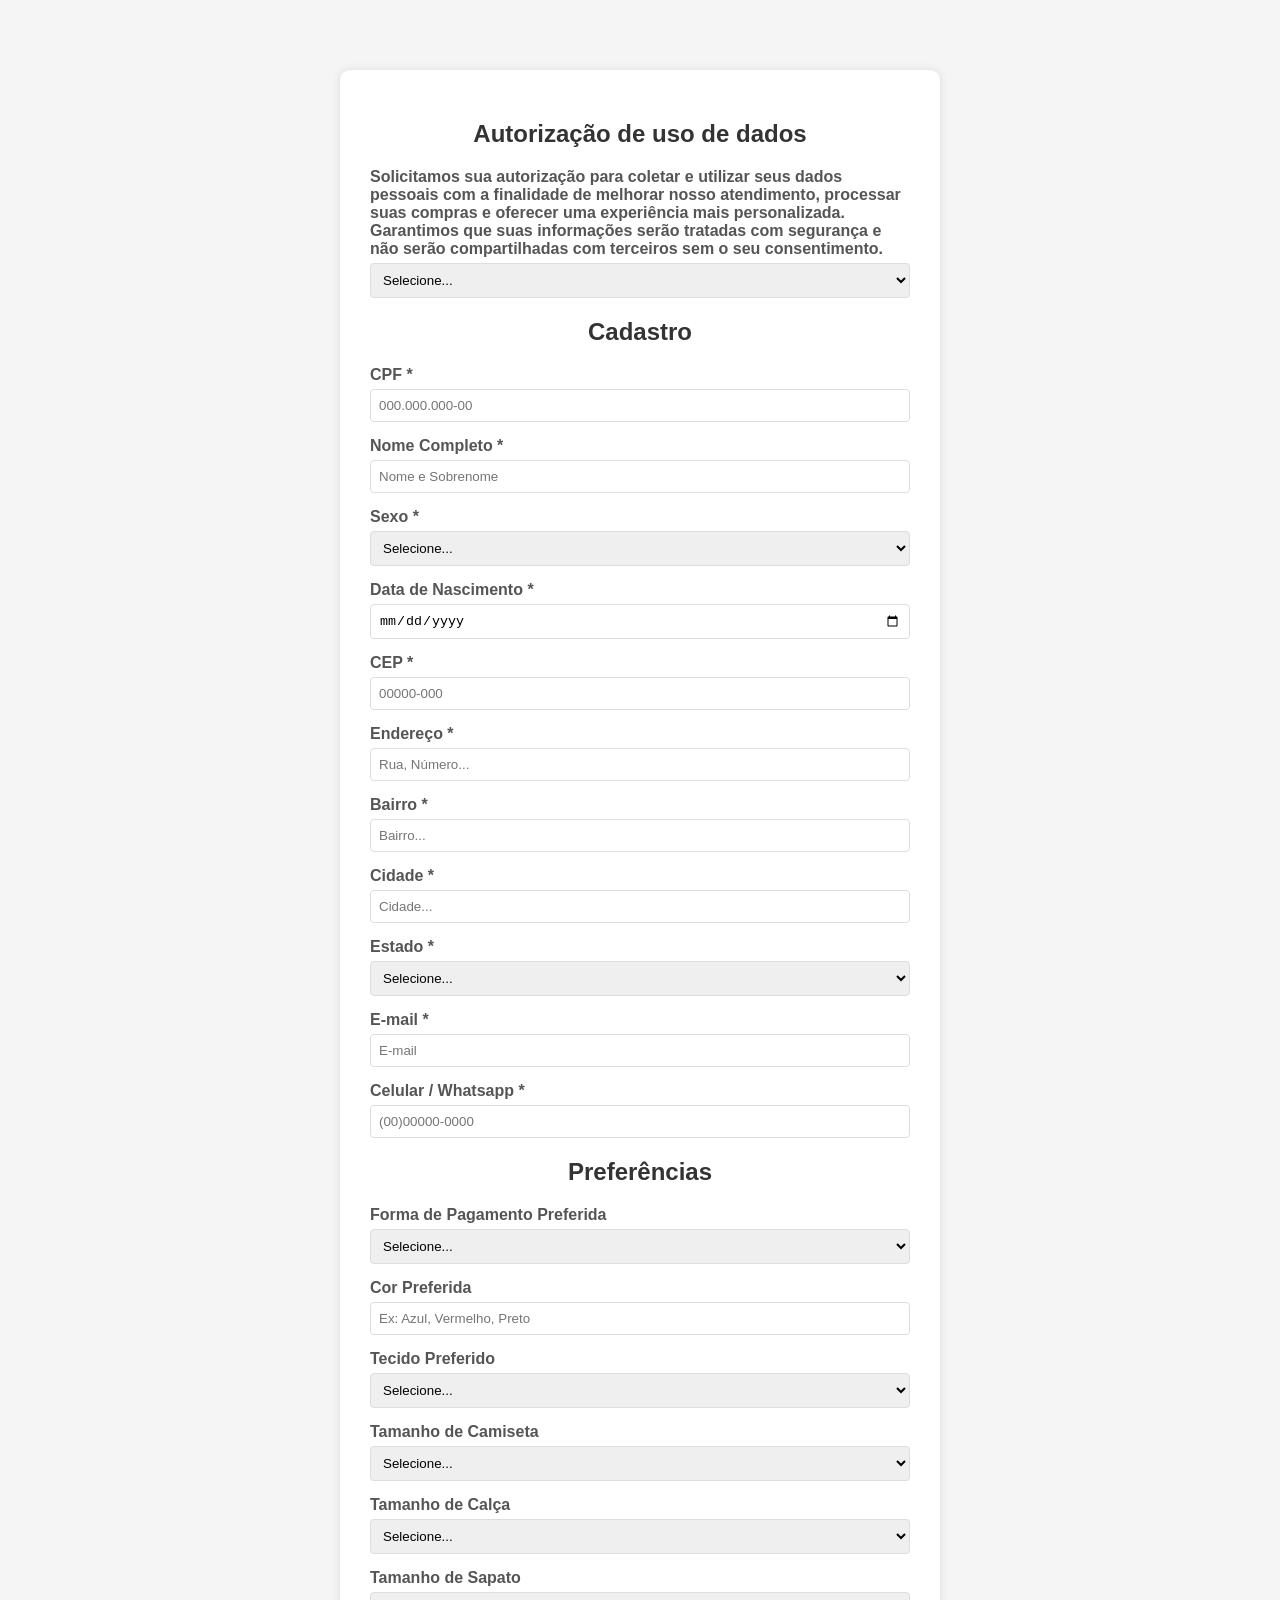
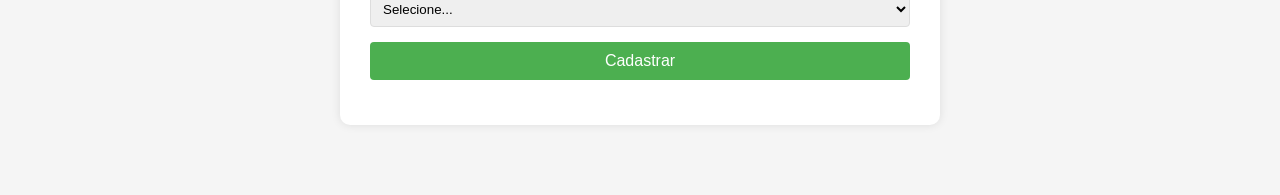
<file: backup/formulario_clientes.html>
<!DOCTYPE html>
<html lang="pt-BR"> 
<head>
    <meta charset="UTF-8">
    <meta name="viewport" content="width=device-width, initial-scale=1.0">
    <title>Inserir Dados - Preferências</title>
    <style>
        body{
            font-family: Arial, sans-serif;
            max-width: 600px;
            margin: 50px auto;
            padding: 20px;
            background-color: #f5f5f5;
        }
        .container{
            background-color: white;
            padding: 30px;
            border-radius: 10px;
            box-shadow: 0 0 10px rgba(0,0,0,0.1);
            
        }
        h2{
            color: #333;
            text-align: center;
        }
        .form-group{
            margin-bottom: 15px;
        }
        label{
            display: block;
            margin-bottom: 5px;
            font-weight: bold;
            color: #555;
        }
        input, select{
            width: 100%;
            padding: 8px;
            border: 1px solid #ddd;
            border-radius: 4px;
            box-sizing: border-box;
        }
        button {
            background-color: #4CAF50;
            color: white;
            padding: 10px 20px;
            border: none;
            border-radius: 4px;
            cursor: pointer;
            width: 100%;
            font-size: 16px;

        }
        button:hover {
            background-color: #45a049;
        }
        .mensagem {
            padding: 10px;
            margin-bottom: 20px;
            border-radius: 4px;
            display: none;
        }
        .sucesso {
            background-color: #d4edda;
            color: #155724;
            border: 1px solid #c3e6cb;
        }
        .erro {
            background-color: #f8d7da;
            color: #721c24;
            border: 1px solid #f5c6cb;
        }
    </style>
</head>
<body>
    <div class="container">
        <h2>Autorização de uso de dados</h2>
        
        <div class="form-group">
            <div style="text-align: left;" display: inline-block; margin-top: 10px;>

            <label>Solicitamos sua autorização para coletar e utilizar seus dados pessoais com a finalidade de melhorar nosso atendimento, processar suas compras e oferecer uma experiência mais personalizada. 
                Garantimos que suas informações serão tratadas com segurança e não serão compartilhadas com terceiros sem o seu consentimento.</label>

            <select name="autorização">
                    <option value="">Selecione...</option>
                    <option value="Sim">Sim, eu autorizo o uso dos meus dados.</option>
                    <option value="Não">Não, eu não autorizo.</option>
                </select>
            </div>
        
        
        
        <h2>Cadastro</h2>
        
        <div id="mensagem" class="mensagem"></div>
        
        <form id="formInserir" method="POST" action="processar_inserir.php">
            <div class="form-group">
                <label>CPF *</label>
                <input type="text" name="cpf" id="cpf" required placeholder="000.000.000-00" maxlength="14">
            </div>
            
            <div class="form-group">
                <label>Nome Completo *</label>
                <input type="text" name="nome_completo" id="nome_completo" required placeholder="Nome e Sobrenome">
            </div>

            <div class="form-group">
                <label>Sexo *</label>
                <select name="sexo" required>
                    <option value="">Selecione...</option>
                    <option value="Masculino">Masculino</option>
                    <option value="Feminino">Feminino</option>
                </select>
            </div>
            
            
            <div class="form-group">
                <label>Data de Nascimento *</label>
                <input type="date" name="data_de_nascimento" required>
            </div>

            <div class="form-group">
                <label>CEP *</label>
                <input type="text" name="cep" id="cep" maxlength="11" required placeholder="00000-000">
            </div>

            <div class="form-group">
                <label>Endereço *</label>
                <input type="text" name="endereco" placeholder="Rua, Número..." required>
            </div>

            <div class="form-group">
                <label>Bairro *</label>
                <input type="text" name="bairro" placeholder="Bairro..." required>
            </div>

            <div class="form-group">
                <label>Cidade *</label>
                <input type="text" name="cidade" placeholder="Cidade..." required>
            </div>

            <div class="form-group">
                <label>Estado *</label>
                <select name="estado" required>
                    <option value="">Selecione...</option>
                    <option value="Acre">Acre</option>
                    <option value="Alagoas">Alagoas</option>
                    <option value="Amapá">Amapá</option>
                    <option value="Amazonas">Amazonas</option>
                    <option value="Bahia">Bahia</option>
                    <option value="Ceará">Ceará</option>
                    <option value="Espírito Santo">Espírito Santo</option>
                    <option value="Goiás">Goiás</option>
                    <option value="Maranhão">Maranhão</option>
                    <option value="Mato Grosso">Mato Grosso</option>
                    <option value="Mato Grosso do Sul">Mato Grosso do Sul</option>
                    <option value="Minas Gerais">Minas Gerais</option>
                    <option value="Pará">Pará</option>
                    <option value="Paraíba">Paraíba</option>
                    <option value="Paraná">Paraná</option>
                    <option value="Pernanbuco">Pernanbuco</option>
                    <option value="Piauí">Piauí</option>
                    <option value="Rio de Janeiro">Rio de Janeiro</option>
                    <option value="Rio Grande do Norte">Rio Grande do Norte</option>
                    <option value="Rio Grande do Sul">Rio Grande do Sul</option>
                    <option value="Rondônia">Rondônia</option>
                    <option value="Roraima">Roraima</option>
                    <option value="Santa Catarina">Santa Catarina</option>
                    <option value="São Paulo">São Paulo</option>
                    <option value="Sergipe">Sergipe</option>
                    <option value="Tocantins">Tocantins</option>
                </select>
            </div>

            <div class="form-group">
                <label>E-mail *</label>
                <input type="email" placeholder="E-mail" required>
            </div>

            <div class="form-group">
                <label>Celular / Whatsapp *</label>
                <input type="text" name="celular" id="celular" maxlength="11" required placeholder="(00)00000-0000" >
            </div>


            <h2>Preferências</h2>
            
            
            
            <div class="form-group">
                <label>Forma de Pagamento Preferida</label>
                <select name="forma_pagamento">
                    <option value="">Selecione...</option>
                    <option value="Cartão de Crédito">Cartão de Crédito</option>
                    <option value="Cartão de Débito">Cartão de Débito</option>
                    <option value="PIX">PIX</option>
                    <option value="Boleto">Boleto</option>
                    <option value="Dinheiro">Dinheiro</option>
                </select>
            </div>
            
            <div class="form-group">
                <label>Cor Preferida</label>
                <input type="text" name="cor_preferida" placeholder="Ex: Azul, Vermelho, Preto">
            </div>
            
            <div class="form-group">
                <label>Tecido Preferido</label>
                <select name="tecido_preferido">
                    <option value="">Selecione...</option>
                    <option value="Algodão">Algodão</option>
                    <option value="Poliéster">Poliéster</option>
                    <option value="Linho">Linho</option>
                    <option value="Seda">Seda</option>
                    <option value="Viscose">Viscose</option>
                </select>
            </div>
            
            <div class="form-group">
                <label>Tamanho de Camiseta</label>
                <select name="tamanho_camiseta">
                    <option value="">Selecione...</option>
                    <option value="PP">PP</option>
                    <option value="P">P</option>
                    <option value="M">M</option>
                    <option value="G">G</option>
                    <option value="GG">GG</option>
                    <option value="XG">XG</option>
                </select>
            </div>
            
            <div class="form-group">
                <label>Tamanho de Calça</label>
                <select name="tamanho_calca">
                    <option value="">Selecione...</option>
                    <option value="34">34</option>
                    <option value="36">36</option>
                    <option value="38">38</option>
                    <option value="40">40</option>
                    <option value="42">42</option>
                    <option value="44">44</option>
                    <option value="46">46</option>
                    <option value="48">48</option>
                </select>
            </div>
            
            <div class="form-group">
                <label>Tamanho de Sapato</label>
                <select name="tamanho_sapato">
                    <option value="">Selecione...</option>
                    <option value="33">33</option>
                    <option value="34">34</option>
                    <option value="35">35</option>
                    <option value="36">36</option>
                    <option value="37">37</option>
                    <option value="38">38</option>
                    <option value="39">39</option>
                    <option value="40">41</option>
                    <option value="42">42</option>
                    <option value="43">43</option>
                    <option value="44">44</option>
                    <option value="45">45</option>
                </select>
            </div>
            
            <button type="submit">Cadastrar</button>
        </form>
    </div>

    <script>
        // Máscara para CPF
        document.getElementById('cpf').addEventListener('input', function(e) {
            let value = e.target.value.replace(/\D/g, '');
            if (value.length <= 11) {
                value = value.replace(/(\d{3})(\d)/, '$1.$2');
                value = value.replace(/(\d{3})(\d)/, '$1.$2');
                value = value.replace(/(\d{3})(\d{1,2})/, '$1-$2');
                e.target.value = value;
            }
        });
    </script>
</body>

</html>
</file>
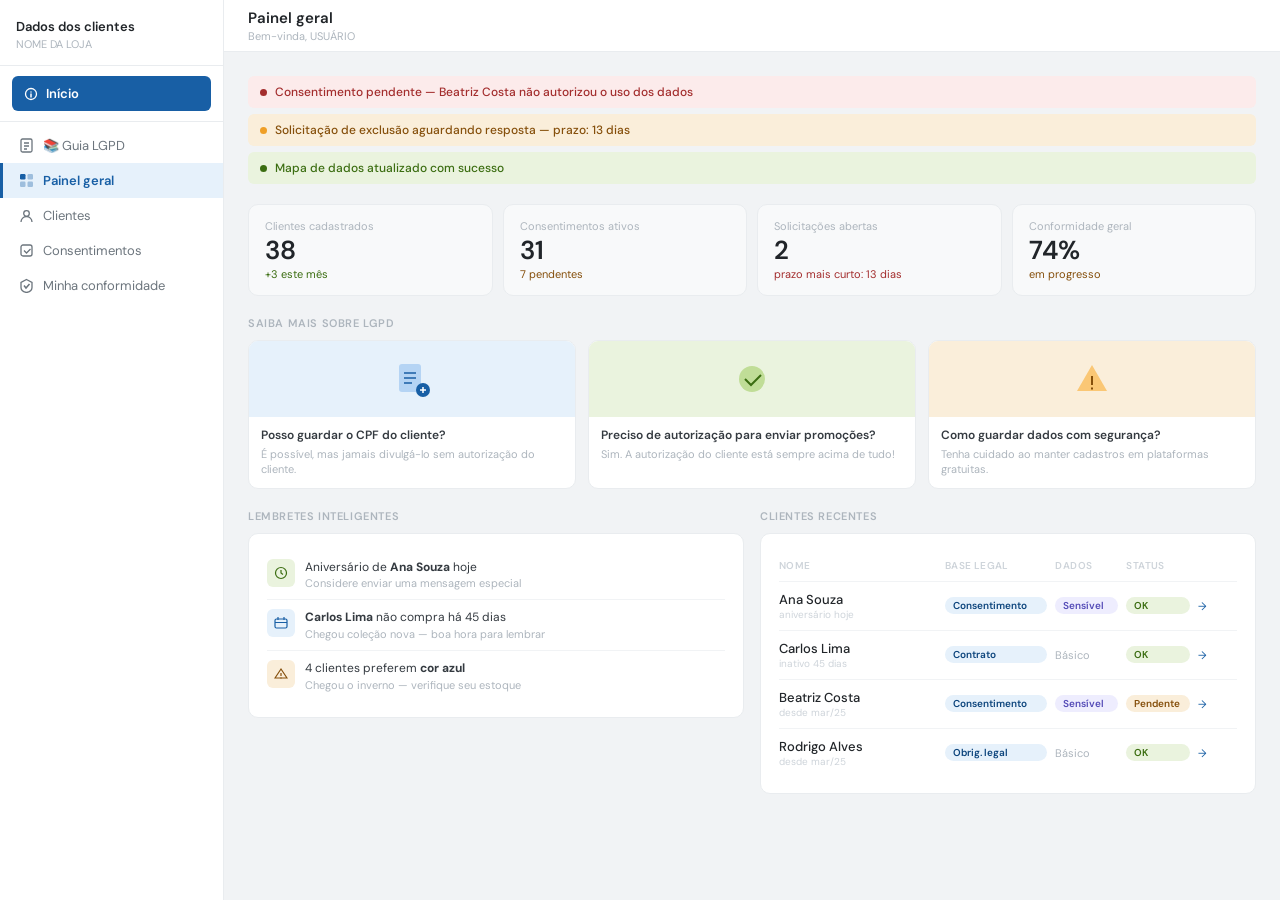
<file: backup/prototipo_lgpd.html>
<!DOCTYPE html>
<html lang="pt-BR">

<head>
  <meta charset="UTF-8" />
  <meta name="viewport" content="width=device-width, initial-scale=1.0" />
  <title>Dados dos Clientes — LGPD</title>
  <link
    href="https://fonts.googleapis.com/css2?family=DM+Sans:ital,opsz,wght@0,9..40,300;0,9..40,400;0,9..40,500;0,9..40,600;1,9..40,400&display=swap"
    rel="stylesheet" />
  <style>
    :root {
      --blue: #185FA5;
      --blue-l: #E6F1FB;
      --blue-m: #B5D4F4;
      --blue-d: #0C447C;
      --green: #3B6D11;
      --green-l: #EAF3DE;
      --amber: #854F0B;
      --amber-l: #FAEEDA;
      --red: #A32D2D;
      --red-l: #FCEBEB;
      --purple: #534AB7;
      --purple-l: #EEEDFE;
      --g50: #F8F9FA;
      --g100: #F1F3F5;
      --g200: #E9ECEF;
      --g300: #DEE2E6;
      --g400: #CED4DA;
      --g500: #ADB5BD;
      --g600: #6C757D;
      --g700: #495057;
      --g800: #343A40;
      --g900: #212529;
      --sw: 224px;
      --th: 52px;
      --r: 10px;
      --rs: 6px;
    }

    * {
      box-sizing: border-box;
      margin: 0;
      padding: 0
    }

    body {
      font-family: 'DM Sans', sans-serif;
      background: var(--g100);
      color: var(--g900);
      display: flex;
      height: 100vh;
      overflow: auto;
      font-size: 20px
    }

    .sidebar {
      width: var(--sw);
      background: #fff;
      border-right: 1px solid var(--g200);
      display: flex;
      flex-direction: column;
      flex-shrink: 0;
      height: 100vh;
      overflow-y: auto
    }

    .sb-header {
      padding: 18px 16px 14px;
      border-bottom: 1px solid var(--g200)
    }

    .sb-logo {
      font-size: 13px;
      font-weight: 600;
      color: var(--g900)
    }

    .sb-sub {
      font-size: 11px;
      color: var(--g500);
      margin-top: 2px
    }

    .guia-btn {
      margin: 10px 12px 4px;
      padding: 9px 12px;
      background: var(--blue);
      border-radius: var(--rs);
      display: flex;
      align-items: center;
      gap: 8px;
      cursor: pointer;
      transition: background .15s
    }

    .guia-btn:hover {
      background: var(--blue-d)
    }

    .guia-img-card:hover {
      transform: scale(1.03);
      box-shadow: 0 8px 22px rgba(0, 0, 0, 0.12);
    }

    .guia-img-wrap {
      overflow: hidden;
    }

    .guia-img-wrap img {
      transition: transform 0.35s ease;
    }

    .guia-img-card:hover .guia-img-wrap img {
      transform: scale(1.08);
    }

    .guia-btn span {
      font-size: 13px;
      font-weight: 600;
      color: #fff
    }

    .nav-sep {
      height: 1px;
      background: var(--g200);
      margin: 6px 0
    }

    .nav-item {
      display: flex;
      align-items: center;
      gap: 9px;
      padding: 9px 16px;
      font-size: 13px;
      color: var(--g600);
      cursor: pointer;
      border-left: 3px solid transparent;
      transition: all .12s;
      user-select: none
    }

    .nav-item:hover {
      background: var(--g50);
      color: var(--g800)
    }

    .nav-item.active {
      color: var(--blue);
      background: var(--blue-l);
      border-left-color: var(--blue);
      font-weight: 600
    }

    .main {
      flex: 1;
      display: flex;
      flex-direction: column;
      min-width: 0;
      height: 100vh;
      overflow: hidden
    }

    .topbar {
      background: #fff;
      border-bottom: 1px solid var(--g200);
      padding: 0 24px;
      height: var(--th);
      display: flex;
      align-items: center;
      justify-content: space-between;
      flex-shrink: 0
    }

    .topbar-title {
      font-size: 15px;
      font-weight: 600;
      color: var(--g900)
    }

    .topbar-sub {
      font-size: 11px;
      color: var(--g500);
      margin-top: 1px
    }

    .content {
      flex: 1;
      max-width: 100% !important;
      /* Ocupa a tela toda */
      width: 100%;
      height: 100vh;
      display: flex;
      flex-direction: column;
    }

    .screen.active {
      display: flex;
      /* Mudamos de block para flex para controlar os filhos */
      flex-direction: column;
      height: 100%;
    }

    .screen {
      display: none
    }

    .screen.active {
      display: block
    }

    .card {
      background: #fff;
      border: 1px solid var(--g200);
      border-radius: var(--r);
      padding: 16px 18px
    }

    .sec-title {
      font-size: 11px;
      font-weight: 600;
      color: var(--g500);
      text-transform: uppercase;
      letter-spacing: .6px;
      margin-bottom: 10px
    }

    .tag {
      display: inline-block;
      font-size: 10px;
      font-weight: 600;
      padding: 2px 8px;
      border-radius: 20px;
      white-space: nowrap
    }

    .tag-ok {
      background: var(--green-l);
      color: var(--green)
    }

    .tag-pend {
      background: var(--amber-l);
      color: var(--amber)
    }

    .tag-red {
      background: var(--red-l);
      color: var(--red)
    }

    .tag-blue {
      background: var(--blue-l);
      color: var(--blue-d)
    }

    .tag-purple {
      background: var(--purple-l);
      color: var(--purple)
    }

    .btn {
      padding: 6px 14px;
      font-size: 12px;
      font-weight: 500;
      border-radius: var(--rs);
      cursor: pointer;
      font-family: inherit;
      transition: all .12s;
      border: none
    }

    .btn-pri {
      background: var(--blue);
      color: #fff
    }

    .btn-pri:hover {
      background: var(--blue-d)
    }

    .btn-sec {
      background: transparent;
      color: var(--g600);
      border: 1px solid var(--g300)
    }

    .btn-sec:hover {
      background: var(--g50)
    }

    .two-col {
      display: grid;
      grid-template-columns: 1fr 1fr;
      gap: 16px
    }

    .three-col {
      display: grid;
      grid-template-columns: repeat(3, minmax(0, 1fr));
      gap: 12px
    }

    .dot {
      width: 7px;
      height: 7px;
      border-radius: 50%;
      flex-shrink: 0;
      display: inline-block
    }

    .dot-r {
      background: var(--red)
    }

    .dot-a {
      background: #EF9F27
    }

    .dot-g {
      background: var(--green)
    }

    .mb8 {
      margin-bottom: 8px
    }

    .mb12 {
      margin-bottom: 12px
    }

    .mb16 {
      margin-bottom: 16px
    }

    .mb20 {
      margin-bottom: 20px
    }

    /* PAINEL */
    .alert-strip {
      display: flex;
      flex-direction: column;
      gap: 6px;
      margin-bottom: 20px
    }

    .alert-pill {
      display: flex;
      align-items: center;
      gap: 8px;
      padding: 8px 12px;
      border-radius: var(--rs);
      font-size: 12px;
      font-weight: 500
    }

    .ap-r {
      background: var(--red-l);
      color: var(--red)
    }

    .ap-a {
      background: var(--amber-l);
      color: var(--amber)
    }

    .ap-g {
      background: var(--green-l);
      color: var(--green)
    }

    .metrics-grid {
      display: grid;
      grid-template-columns: repeat(4, minmax(0, 1fr));
      gap: 10px;
      margin-bottom: 20px
    }

    .metric-card {
      background: var(--g50);
      border: 1px solid var(--g200);
      border-radius: var(--r);
      padding: 14px 16px
    }

    .metric-label {
      font-size: 11px;
      color: var(--g500);
      margin-bottom: 4px
    }

    .metric-value {
      font-size: 26px;
      font-weight: 600;
      color: var(--g900);
      line-height: 1
    }

    .metric-sub {
      font-size: 11px;
      margin-top: 4px
    }

    .news-card {
      background: #fff;
      border: 1px solid var(--g200);
      border-radius: var(--r);
      overflow: hidden;
      cursor: pointer;
      transition: box-shadow .15s, transform .15s
    }

    .news-card:hover {
      box-shadow: 0 4px 12px rgba(0, 0, 0, .1);
      transform: translateY(-2px)
    }

    .news-img {
      height: 76px;
      display: flex;
      align-items: center;
      justify-content: center
    }

    .ni-b {
      background: var(--blue-l)
    }

    .ni-g {
      background: var(--green-l)
    }

    .ni-a {
      background: var(--amber-l)
    }

    .news-body {
      padding: 10px 12px
    }

    .news-q {
      font-size: 12px;
      font-weight: 600;
      color: var(--g800);
      margin-bottom: 3px;
      line-height: 1.4
    }

    .news-a {
      font-size: 11px;
      color: var(--g500);
      line-height: 1.4
    }

    .rem-row {
      display: flex;
      align-items: flex-start;
      gap: 10px;
      padding: 9px 0;
      border-bottom: 1px solid var(--g100)
    }

    .rem-row:last-child {
      border-bottom: none
    }

    .rem-icon {
      width: 28px;
      height: 28px;
      border-radius: var(--rs);
      display: flex;
      align-items: center;
      justify-content: center;
      flex-shrink: 0
    }

    .ri-g {
      background: var(--green-l)
    }

    .ri-b {
      background: var(--blue-l)
    }

    .ri-a {
      background: var(--amber-l)
    }

    .rem-text {
      font-size: 12px;
      color: var(--g800);
      line-height: 1.4
    }

    .rem-sub {
      font-size: 11px;
      color: var(--g500);
      margin-top: 1px
    }

    .tbl-row {
      display: grid;
      gap: 8px;
      padding: 9px 0;
      border-bottom: 1px solid var(--g100);
      align-items: center;
      font-size: 13px;
      color: var(--g600)
    }

    .tbl-row:last-child {
      border-bottom: none
    }

    .tbl-hdr {
      font-size: 10px;
      font-weight: 600;
      color: var(--g400);
      text-transform: uppercase;
      letter-spacing: .4px
    }

    .cname {
      font-size: 13px;
      font-weight: 500;
      color: var(--g900)
    }

    .csub {
      font-size: 10px;
      color: var(--g400)
    }

    /* CLIENTES */
    .form-section {
      background: #fff;
      border: 1px solid var(--g200);
      border-radius: var(--r);
      padding: 16px 18px;
      margin-bottom: 12px
    }

    .form-sec-title {
      font-size: 12px;
      font-weight: 600;
      color: var(--g800);
      margin-bottom: 12px;
      padding-bottom: 8px;
      border-bottom: 1px solid var(--g100)
    }

    .form-grid {
      display: grid;
      grid-template-columns: 1fr 1fr;
      gap: 10px
    }

    .field {
      display: flex;
      flex-direction: column;
      gap: 4px
    }

    .field.full {
      grid-column: 1/-1
    }

    .field label {
      font-size: 11px;
      font-weight: 500;
      color: var(--g600)
    }

    .field input,
    .field select {
      font-size: 12px;
      padding: 7px 10px;
      border: 1px solid var(--g300);
      border-radius: var(--rs);
      background: var(--g50);
      color: var(--g900);
      height: 32px;
      font-family: inherit
    }

    .field input::placeholder {
      color: var(--g400)
    }

    .opt {
      font-size: 10px;
      color: var(--g400);
      font-weight: 400
    }

    .chk-grid {
      display: grid;
      grid-template-columns: 1fr 1fr;
      gap: 6px
    }

    .chk-item {
      display: flex;
      align-items: center;
      gap: 6px;
      font-size: 12px;
      color: var(--g800);
      cursor: pointer
    }

    .chk-box {
      width: 15px;
      height: 15px;
      border: 1.5px solid var(--g300);
      border-radius: 3px;
      background: var(--g50);
      flex-shrink: 0;
      display: flex;
      align-items: center;
      justify-content: center
    }

    .chk-box.on {
      background: var(--blue);
      border-color: var(--blue)
    }

    .size-grid {
      display: grid;
      grid-template-columns: repeat(4, 1fr);
      gap: 8px
    }

    .size-item label {
      font-size: 10px;
      color: var(--g500);
      display: block;
      margin-bottom: 3px
    }

    .size-item select {
      width: 100%;
      font-size: 11px;
      padding: 5px;
      border: 1px solid var(--g300);
      border-radius: var(--rs);
      background: var(--g50);
      color: var(--g900);
      height: 28px;
      font-family: inherit
    }

    .rel-row {
      display: grid;
      grid-template-columns: 1fr 1fr auto;
      gap: 8px;
      align-items: center;
      margin-bottom: 8px
    }

    .rel-row input,
    .rel-row select {
      font-size: 12px;
      padding: 6px 10px;
      border: 1px solid var(--g300);
      border-radius: var(--rs);
      background: var(--g50);
      color: var(--g900);
      height: 30px;
      font-family: inherit
    }

    .add-link {
      font-size: 12px;
      color: var(--blue);
      cursor: pointer;
      font-weight: 500
    }

    /* CONSENTIMENTOS */
    .info-box {
      background: var(--blue-l);
      border: 1px solid var(--blue-m);
      border-radius: var(--r);
      padding: 12px 16px;
      margin-bottom: 16px;
      display: flex;
      gap: 10px
    }

    .info-box p {
      font-size: 12px;
      color: var(--blue-d);
      line-height: 1.6
    }

    .tpl-grid {
      display: grid;
      grid-template-columns: 1fr 1fr;
      gap: 12px;
      margin-bottom: 20px
    }

    .tpl-card {
      background: #fff;
      border: 1px solid var(--g200);
      border-radius: var(--r);
      padding: 14px 16px;
      cursor: pointer;
      transition: box-shadow .15s
    }

    .tpl-card:hover {
      box-shadow: 0 4px 12px rgba(0, 0, 0, .08)
    }

    .tpl-header {
      display: flex;
      align-items: center;
      gap: 8px;
      margin-bottom: 8px
    }

    .tpl-icon {
      width: 32px;
      height: 32px;
      border-radius: var(--rs);
      display: flex;
      align-items: center;
      justify-content: center;
      flex-shrink: 0
    }

    .ti-g {
      background: var(--green-l)
    }

    .ti-b {
      background: var(--blue-l)
    }

    .ti-a {
      background: var(--amber-l)
    }

    .ti-p {
      background: var(--purple-l)
    }

    .tpl-title {
      font-size: 13px;
      font-weight: 600;
      color: var(--g900)
    }

    .tpl-desc {
      font-size: 11px;
      color: var(--g500);
      line-height: 1.5;
      margin-bottom: 10px
    }

    .tpl-preview {
      background: var(--g50);
      border-radius: var(--rs);
      padding: 8px 10px;
      font-size: 11px;
      color: var(--g600);
      line-height: 1.5;
      font-style: italic;
      margin-bottom: 10px;
      border-left: 3px solid var(--g300)
    }

    .tpl-actions {
      display: flex;
      gap: 6px
    }

    .btn-xs {
      padding: 4px 10px;
      font-size: 11px;
      border-radius: var(--rs);
      cursor: pointer;
      font-family: inherit;
      font-weight: 500;
      transition: all .12s
    }

    .btn-xs-sec {
      background: transparent;
      color: var(--g600);
      border: 1px solid var(--g300)
    }

    .btn-xs-sec:hover {
      background: var(--g50)
    }

    .btn-xs-pri {
      background: var(--blue);
      color: #fff;
      border: none
    }

    .btn-xs-pri:hover {
      background: var(--blue-d)
    }

    .consent-row {
      display: grid;
      grid-template-columns: 2fr 1fr 1fr 1fr;
      gap: 8px;
      padding: 9px 0;
      border-bottom: 1px solid var(--g100);
      font-size: 12px;
      align-items: center;
      color: var(--g600)
    }

    .consent-row.hdr {
      font-size: 10px;
      font-weight: 600;
      color: var(--g400);
      text-transform: uppercase;
      letter-spacing: .4px
    }

    .consent-row:last-child {
      border-bottom: none
    }

    /* ══ GUIA LGPD — CARDS AJUSTADOS ══ */
    .cat-tabs {
      display: flex;
      margin-bottom: 20px;
      border-bottom: 1px solid var(--g200)
    }

    .cat-tab {
      font-size: 12px;
      padding: 8px 14px;
      cursor: pointer;
      color: var(--g500);
      border-bottom: 2px solid transparent;
      white-space: nowrap;
      font-weight: 500;
      transition: all .12s
    }

    .cat-tab:hover {
      color: var(--g800)
    }

    .cat-tab.active {
      color: var(--blue);
      border-bottom-color: var(--blue);
      font-weight: 600
    }

    .featured-card {
      background: #fff;
      border: 1px solid var(--g200);
      border-radius: var(--r);
      overflow: hidden;
      margin-bottom: 20px;
      display: grid;
      grid-template-columns: 150px 1fr
    }

    .feat-img-area {
      background: var(--blue-l);
      display: flex;
      align-items: center;
      justify-content: center
    }

    .feat-body {
      padding: 18px 20px
    }

    .feat-tag {
      display: inline-block;
      font-size: 10px;
      font-weight: 600;
      padding: 2px 8px;
      border-radius: 20px;
      background: var(--blue-l);
      color: var(--blue-d);
      margin-bottom: 8px
    }

    .feat-title {
      font-size: 14px;
      font-weight: 600;
      color: var(--g900);
      margin-bottom: 6px;
      line-height: 1.4
    }

    .feat-desc {
      font-size: 12px;
      color: var(--g500);
      line-height: 1.6
    }

    #screen-guia .guia-carousel {
      overflow-x: auto;
      padding: 10px 0;
    }

    #screen-guia .guia-track {
      display: flex;
      gap: 16px;
    }

    #screen-guia .guia-carousel .guia-img-card {
      min-width: 300px;
      max-width: 300px;
      flex-shrink: 0;
    }

    #screen-guia .guia-carousel .guia-img-wrap {
      height: 220px;
      display: flex;
      align-items: center;
      justify-content: center;
      overflow: hidden;
    }

    #screen-guia .guia-carousel .guia-img-wrap img {
      max-width: 100%;
      max-height: 100%;
      object-fit: contain;
    }

    .guia-carousel::-webkit-scrollbar {
      height: 8px;
    }

    .guia-carousel::-webkit-scrollbar-thumb {
      background: #ccc;
      border-radius: 10px;
    }

    .content {
      flex: 1;
      overflow-y: auto;
      padding: 24px;
      /* Aumentei um pouco o respiro */
      width: 100%;
      /* Garante que ocupe o espaço disponível */
      max-width: 1400px;
      /* Aumente o limite para não espremer em monitores grandes */
      margin: 0;
      /* Remova o margin auto se quiser que ele alinhe à esquerda com a sidebar */
    }

    .img-fallback {
      width: 100%;
      height: 100%;
      display: flex;
      align-items: center;
      justify-content: center;
      flex-direction: column;
      gap: 8px;
    }

    .img-fallback span {
      font-size: 11px;
      font-weight: 500;
    }

    .guia-img-body {
      padding: 10px 12px 12px;
      display: flex;
      flex-direction: column;
      gap: 6px;
      flex: 1;
    }

    .guia-img-title {
      font-size: 14px;
      font-weight: 600;
      color: var(--g800);
      line-height: 1.4;
    }

    .guia-img-desc {
      font-size: 11px;
      color: var(--g600);
      line-height: 1.5;
    }

    .img-modal {
      display: none;
      position: fixed;
      z-index: 999;
      inset: 0;
      background: rgba(0, 0, 0, 0.8);
      justify-content: center;
      align-items: center;
    }

    .img-modal img {
      max-width: 90%;
      max-height: 90%;
      border-radius: 10px;
    }

    .img-modal.active {
      display: flex;
    }

    .close-btn {
      position: absolute;
      top: 20px;
      right: 30px;
      font-size: 28px;
      color: #fff;
      cursor: pointer;
    }

    /* CONFORMIDADE */
    .conf-wrap {
      position: relative;
      min-height: calc(100vh - var(--th));
      margin: -20px -24px
    }

    .conf-overlay {
      position: absolute;
      inset: 0;
      background: rgba(245, 247, 250, .84);
      backdrop-filter: blur(4px)
    }

    .conf-inner {
      position: relative;
      z-index: 1;
      padding: 20px 24px
    }

    .glass {
      background: rgba(255, 255, 255, .82);
      border: 1px solid rgba(255, 255, 255, .95);
      border-radius: var(--r);
      padding: 16px 18px;
      backdrop-filter: blur(14px);
      box-shadow: 0 2px 16px rgba(24, 95, 165, .07)
    }

    .conf-hero {
      background: rgba(24, 95, 165, .9);
      border-radius: var(--r);
      padding: 16px 20px;
      margin-bottom: 16px;
      display: flex;
      align-items: center;
      justify-content: space-between;
      backdrop-filter: blur(14px)
    }

    .conf-hero-title {
      font-size: 15px;
      font-weight: 600;
      color: #fff
    }

    .conf-hero-sub {
      font-size: 11px;
      color: rgba(255, 255, 255, .72);
      margin-top: 2px
    }

    .conf-score {
      font-size: 34px;
      font-weight: 700;
      color: #fff;
      line-height: 1
    }

    .conf-score-lbl {
      font-size: 10px;
      color: rgba(255, 255, 255, .65);
      text-align: right;
      margin-top: 2px
    }

    .alert-banner {
      background: rgba(250, 238, 218, .95);
      border: 1px solid #EF9F27;
      border-radius: var(--rs);
      padding: 10px 14px;
      margin-bottom: 16px;
      display: flex;
      align-items: center;
      gap: 10px
    }

    .alert-banner p {
      font-size: 12px;
      color: var(--amber);
      font-weight: 500;
      line-height: 1.5
    }

    .conf-metrics {
      display: grid;
      grid-template-columns: repeat(3, minmax(0, 1fr));
      gap: 10px;
      margin-bottom: 16px
    }

    .conf-metric {
      background: rgba(255, 255, 255, .85);
      border: 1px solid rgba(255, 255, 255, .98);
      border-radius: var(--r);
      padding: 12px 14px;
      backdrop-filter: blur(10px)
    }

    .conf-metric-lbl {
      font-size: 10px;
      color: var(--g500);
      margin-bottom: 3px;
      font-weight: 500;
      text-transform: uppercase;
      letter-spacing: .4px
    }

    .conf-metric-val {
      font-size: 22px;
      font-weight: 700;
      color: var(--g900);
      line-height: 1
    }

    .prog-bar {
      height: 5px;
      background: var(--g200);
      border-radius: 3px;
      overflow: hidden;
      margin-top: 5px;
      margin-bottom: 3px
    }

    .prog-fill {
      height: 100%;
      border-radius: 3px
    }

    .conf-metric-sub {
      font-size: 10px
    }

    .data-row {
      display: grid;
      grid-template-columns: 1.4fr 1.4fr .9fr .9fr 1fr;
      gap: 8px;
      padding: 9px 0;
      border-bottom: 1px solid rgba(0, 0, 0, .06);
      font-size: 12px;
      color: var(--g700);
      align-items: center
    }

    .data-row.hdr {
      font-size: 10px;
      font-weight: 600;
      color: var(--g400);
      text-transform: uppercase;
      letter-spacing: .4px;
      padding-bottom: 8px
    }

    .data-row:last-child {
      border-bottom: none
    }

    .req-row {
      display: flex;
      align-items: center;
      gap: 10px;
      padding: 9px 0;
      border-bottom: 1px solid rgba(0, 0, 0, .06);
      font-size: 12px
    }

    .req-row:last-child {
      border-bottom: none
    }

    .req-icon {
      width: 28px;
      height: 28px;
      border-radius: var(--rs);
      background: var(--blue-l);
      display: flex;
      align-items: center;
      justify-content: center;
      flex-shrink: 0
    }

    .table-wrap {
      overflow-x: auto;
    }

    #lista-clientes {
      min-width: 700px;
    }
  </style>
</head>

<body>

  <!-- SIDEBAR -->
  <div class="sidebar">
    <div class="sb-header">
      <div class="sb-logo">Dados dos clientes</div>
      <div class="sb-sub">NOME DA LOJA</div>
    </div>

    <div class="guia-btn" onclick="go('guia')">
      <svg width="14" height="14" viewBox="0 0 14 14" fill="none">
        <circle cx="7" cy="7" r="5.5" stroke="#fff" stroke-width="1.3" />
        <path d="M7 6.5v4M7 4.5v1" stroke="#fff" stroke-width="1.5" />
      </svg>
      <span>Início</span>
    </div>
    <div class="nav-sep"></div>

    <div class="nav-item" id="nav-guia" onclick="go('guia')">
      <svg width="15" height="15" viewBox="0 0 15 15" fill="none">
        <rect x="2" y="1" width="11" height="13" rx="1.5" stroke="currentColor" stroke-width="1.3" />
        <path d="M5 5h5M5 8h5M5 11h3" stroke="currentColor" stroke-width="1.3" />
      </svg>
      📚 Guia LGPD
    </div>
    <div class="nav-item active" id="nav-painel" onclick="go('painel')">
      <svg width="15" height="15" viewBox="0 0 15 15" fill="none">
        <rect x="1" y="1" width="5.5" height="5.5" rx="1.2" fill="currentColor" />
        <rect x="8.5" y="1" width="5.5" height="5.5" rx="1.2" fill="currentColor" opacity=".35" />
        <rect x="1" y="8.5" width="5.5" height="5.5" rx="1.2" fill="currentColor" opacity=".35" />
        <rect x="8.5" y="8.5" width="5.5" height="5.5" rx="1.2" fill="currentColor" opacity=".35" />
      </svg>
      Painel geral
    </div>
    <div class="nav-item" id="nav-clientes" onclick="go('clientes')">
      <svg width="15" height="15" viewBox="0 0 15 15" fill="none">
        <circle cx="7.5" cy="5.5" r="2.8" stroke="currentColor" stroke-width="1.3" />
        <path d="M2 14c0-3 2.5-5.5 5.5-5.5S13 11 13 14" stroke="currentColor" stroke-width="1.3" />
      </svg>
      Clientes
    </div>
    <div class="nav-item" id="nav-consentimentos" onclick="go('consentimentos')">
      <svg width="15" height="15" viewBox="0 0 15 15" fill="none">
        <rect x="2" y="2" width="11" height="11" rx="2" stroke="currentColor" stroke-width="1.3" />
        <path d="M5 7.5l2.5 2.5 4-4" stroke="currentColor" stroke-width="1.3" />
      </svg>
      Consentimentos
    </div>
    <div class="nav-item" id="nav-conformidade" onclick="go('conformidade')">
      <svg width="15" height="15" viewBox="0 0 15 15" fill="none">
        <path d="M7.5 1.5L13 4.5v5c0 3-2.5 4.5-5.5 5C5 14 2 12.5 2 9.5v-5L7.5 1.5z" stroke="currentColor"
          stroke-width="1.3" />
        <path d="M5 7.5l2 2.5 3.5-4" stroke="currentColor" stroke-width="1.5" />
      </svg>
      Minha conformidade
    </div>
  </div>

  <!-- MAIN -->
  <div class="main">
    <div class="topbar">
      <div>
        <div class="topbar-title" id="tb-title">Painel geral</div>
        <div class="topbar-sub" id="tb-sub">Bem-vinda, USUÁRIO</div>
      </div>
      <div id="tb-actions"></div>
    </div>

    <div class="content">

      <!-- ══════════════ 1. GUIA LGPD ══════════════ -->
      <div class="screen" id="screen-guia">
        <div class="cat-tabs">
          <div class="cat-tab active">Básico</div>
        </div>

        <div class="featured-card">
          <div class="feat-img-area">
            <svg width="60" height="60" viewBox="0 0 60 60" fill="none">
              <rect x="8" y="6" width="36" height="46" rx="4" fill="#B5D4F4" />
              <path d="M16 20h20M16 28h20M16 36h14" stroke="#185FA5" stroke-width="2" />
              <circle cx="46" cy="46" r="10" fill="#185FA5" />
              <path d="M42 46h8M46 42v8" stroke="#fff" stroke-width="2" />
            </svg>
          </div>
          <div class="feat-body">
            <span class="feat-tag">O básico</span>
            <div class="feat-title">O que é a LGPD e por que ela vale para o seu negócio?</div>
            <div class="feat-desc">Mesmo sendo pequeno, se você guarda nome e telefone de cliente, a lei já se aplica a
              você. Entenda o que isso significa na prática e como se proteger.</div>
          </div>
        </div>

        <div class="guia-carousel">
          <div class="guia-track">

            <!-- Card 1 -->
            <div class="guia-img-card">
              <div class="guia-img-wrap">
                <img src="img/o_que_e_lgpd.jpeg" alt="O que é LGPD" onclick="openModal(this.src)"
                  onerror="this.style.display='none';this.nextElementSibling.style.display='flex'" />
                <div class="img-fallback" style="display:none;background:var(--blue-l)">
                  <svg width="36" height="36" viewBox="0 0 36 36" fill="none">
                    <rect x="4" y="4" width="28" height="28" rx="4" fill="#B5D4F4" />
                    <path d="M10 18h16M10 24h10" stroke="#185FA5" stroke-width="1.8" />
                  </svg>
                  <span style="color:var(--blue-d)">O que é LGPD</span>
                </div>
              </div>
              <div class="guia-img-body">
                <span class="tag tag-blue">O básico</span>
                <div class="guia-img-title">O que é LGPD na prática</div>
                <div class="guia-img-desc">Entenda dados pessoais, segurança, direitos do cliente e consentimento.</div>
              </div>
            </div>

            <!-- Card 2 -->
            <div class="guia-img-card">
              <div class="guia-img-wrap">
                <img src="img/infos1.jpeg" alt="Informações sobre a LGPD" onclick="openModal(this.src)"
                  onerror="this.style.display='none';this.nextElementSibling.style.display='flex'" />
                <div class="img-fallback" style="display:none;background:var(--green-l)">
                  <svg width="36" height="36" viewBox="0 0 36 36" fill="none">
                    <circle cx="18" cy="18" r="14" fill="#C0DD97" />
                    <path d="M11 18l6 6 10-10" stroke="#3B6D11" stroke-width="2" />
                  </svg>
                  <span style="color:var(--green)">Informações sobre a LGPD</span>
                </div>
              </div>
              <div class="guia-img-body">
                <span class="tag tag-ok">LGPD para pequenos negócios</span>
                <div class="guia-img-title">LGPD para pequenos negócios</div>
                <div class="guia-img-desc">Tudo que você precisa saber para começar, sem complicação.</div>
              </div>
            </div>

            <!-- Card 3 -->
            <div class="guia-img-card">
              <div class="guia-img-wrap">
                <img src="img/o_que_e_lgpd_2.jpeg" alt="Detalhes sobre a LGPD" onclick="openModal(this.src)"
                  onerror="this.style.display='none';this.nextElementSibling.style.display='flex'" />
                <div class="img-fallback" style="display:none;background:var(--purple-l)">
                  <svg width="36" height="36" viewBox="0 0 36 36" fill="none">
                    <path d="M18 3L32 10v10c0 7-6 11-14 12C6 31 0 27 0 20V10L18 3z" fill="#CECBF6" />
                    <path d="M12 18l5 5 10-10" stroke="#534AB7" stroke-width="2" />
                  </svg>
                  <span style="color:var(--purple)">Bases legais</span>
                </div>
              </div>
              <div class="guia-img-body">
                <span class="tag tag-purple">Princípios</span>
                <div class="guia-img-title">Bases legais, finalidade, transparência e armazenamento</div>
                <div class="guia-img-desc">Finalidade, transparência e como armazenar dados corretamente.</div>
              </div>
            </div>


            <!-- Card 4 -->
            <div class="guia-img-card">
              <div class="guia-img-wrap">
                <img src="img/infos2.jpeg" alt="Bases legais e princípios" onclick="openModal(this.src)"
                  onerror="this.style.display='none';this.nextElementSibling.style.display='flex'" />
                <div class="img-fallback" style="display:none;background:var(--amber-l)">
                  <svg width="36" height="36" viewBox="0 0 36 36" fill="none">
                    <path d="M18 4L34 32H2L18 4z" fill="#FAC775" />
                    <path d="M18 16v9M18 27v3" stroke="#854F0B" stroke-width="2.2" />
                  </svg>
                  <span style="color:var(--amber)">Guia completo</span>
                </div>
              </div>
              <div class="guia-img-body">
                <span class="tag tag-pend">Guia completo</span>
                <div class="guia-img-title">Por que a LGPD é importante e como se adequar</div>
                <div class="guia-img-desc">Da coleta ao descarte: proteja seu negócio e seus clientes.</div>
              </div>
            </div>

          </div>
        </div>
      </div>

      <!-- ══════════════ 2. PAINEL GERAL ══════════════ -->
      <div class="screen active" id="screen-painel">
        <div class="alert-strip">
          <div class="alert-pill ap-r"><span class="dot dot-r"></span>Consentimento pendente — Beatriz Costa não
            autorizou o uso dos dados</div>
          <div class="alert-pill ap-a"><span class="dot dot-a"></span>Solicitação de exclusão aguardando resposta —
            prazo: 13 dias</div>
          <div class="alert-pill ap-g"><span class="dot dot-g"></span>Mapa de dados atualizado com sucesso</div>
        </div>
        <div class="metrics-grid">
          <div class="metric-card">
            <div class="metric-label">Clientes cadastrados</div>
            <div class="metric-value">38</div>
            <div class="metric-sub" style="color:var(--green)">+3 este mês</div>
          </div>
          <div class="metric-card">
            <div class="metric-label">Consentimentos ativos</div>
            <div class="metric-value">31</div>
            <div class="metric-sub" style="color:var(--amber)">7 pendentes</div>
          </div>
          <div class="metric-card">
            <div class="metric-label">Solicitações abertas</div>
            <div class="metric-value">2</div>
            <div class="metric-sub" style="color:var(--red)">prazo mais curto: 13 dias</div>
          </div>
          <div class="metric-card">
            <div class="metric-label">Conformidade geral</div>
            <div class="metric-value">74%</div>
            <div class="metric-sub" style="color:var(--amber)">em progresso</div>
          </div>
        </div>
        <div class="sec-title">Saiba mais sobre LGPD</div>
        <div class="three-col mb20">
          <div class="news-card" onclick="go('guia')">
            <div class="news-img ni-b"><svg width="40" height="40" viewBox="0 0 40 40" fill="none">
                <rect x="7" y="5" width="22" height="28" rx="3" fill="#B5D4F4" />
                <path d="M12 14h12M12 19h12M12 24h8" stroke="#185FA5" stroke-width="1.5" />
                <circle cx="31" cy="31" r="7" fill="#185FA5" />
                <path d="M28 31h6M31 28v6" stroke="#fff" stroke-width="1.5" />
              </svg></div>
            <div class="news-body">
              <div class="news-q">Posso guardar o CPF do cliente?</div>
              <div class="news-a">É possível, mas jamais divulgá-lo sem autorização do cliente.</div>
            </div>
          </div>
          <div class="news-card" onclick="go('guia')">
            <div class="news-img ni-g"><svg width="40" height="40" viewBox="0 0 40 40" fill="none">
                <circle cx="20" cy="20" r="13" fill="#C0DD97" />
                <path d="M13 20l6 6 10-10" stroke="#3B6D11" stroke-width="2" />
              </svg></div>
            <div class="news-body">
              <div class="news-q">Preciso de autorização para enviar promoções?</div>
              <div class="news-a">Sim. A autorização do cliente está sempre acima de tudo!</div>
            </div>
          </div>
          <div class="news-card" onclick="go('guia')">
            <div class="news-img ni-a"><svg width="40" height="40" viewBox="0 0 40 40" fill="none">
                <path d="M20 6L35 32H5L20 6z" fill="#FAC775" />
                <path d="M20 17v9M20 28.5v2" stroke="#854F0B" stroke-width="2" />
              </svg></div>
            <div class="news-body">
              <div class="news-q">Como guardar dados com segurança?</div>
              <div class="news-a">Tenha cuidado ao manter cadastros em plataformas gratuitas.</div>
            </div>
          </div>
        </div>
        <div class="two-col">
          <div>
            <div class="sec-title">Lembretes inteligentes</div>
            <div class="card">
              <div class="rem-row">
                <div class="rem-icon ri-g"><svg width="14" height="14" viewBox="0 0 14 14" fill="none">
                    <circle cx="7" cy="7" r="5.5" stroke="#3B6D11" stroke-width="1.2" />
                    <path d="M7 4v3l2 1.5" stroke="#3B6D11" stroke-width="1.2" />
                  </svg></div>
                <div>
                  <div class="rem-text">Aniversário de <strong>Ana Souza</strong> hoje</div>
                  <div class="rem-sub">Considere enviar uma mensagem especial</div>
                </div>
              </div>
              <div class="rem-row">
                <div class="rem-icon ri-b"><svg width="14" height="14" viewBox="0 0 14 14" fill="none">
                    <rect x="1" y="3" width="12" height="9" rx="1.5" stroke="#185FA5" stroke-width="1.2" />
                    <path d="M4 1v3M10 1v3M1 6.5h12" stroke="#185FA5" stroke-width="1.2" />
                  </svg></div>
                <div>
                  <div class="rem-text"><strong>Carlos Lima</strong> não compra há 45 dias</div>
                  <div class="rem-sub">Chegou coleção nova — boa hora para lembrar</div>
                </div>
              </div>
              <div class="rem-row">
                <div class="rem-icon ri-a"><svg width="14" height="14" viewBox="0 0 14 14" fill="none">
                    <path d="M7 2L13 11H1L7 2z" stroke="#854F0B" stroke-width="1.2" />
                    <path d="M7 6v3M7 10.5v1" stroke="#854F0B" stroke-width="1.2" />
                  </svg></div>
                <div>
                  <div class="rem-text">4 clientes preferem <strong>cor azul</strong></div>
                  <div class="rem-sub">Chegou o inverno — verifique seu estoque</div>
                </div>
              </div>
            </div>
          </div>
          <div>
            <div class="sec-title">Clientes recentes</div>
            <div class="card">
              <div class="tbl-row tbl-hdr" style="grid-template-columns:2fr 1.3fr .8fr .8fr .5fr">
                <span>Nome</span><span>Base legal</span><span>Dados</span><span>Status</span><span></span>
              </div>
              <div class="tbl-row" style="grid-template-columns:2fr 1.3fr .8fr .8fr .5fr">
                <div>
                  <div class="cname">Ana Souza</div>
                  <div class="csub">aniversário hoje</div>
                </div><span class="tag tag-blue">Consentimento</span><span class="tag tag-purple">Sensível</span><span
                  class="tag tag-ok">OK</span><span style="font-size:11px;color:var(--blue);cursor:pointer"
                  onclick="go('clientes')">→</span>
              </div>
              <div class="tbl-row" style="grid-template-columns:2fr 1.3fr .8fr .8fr .5fr">
                <div>
                  <div class="cname">Carlos Lima</div>
                  <div class="csub">inativo 45 dias</div>
                </div><span class="tag tag-blue">Contrato</span><span
                  style="font-size:11px;color:var(--g500)">Básico</span><span class="tag tag-ok">OK</span><span
                  style="font-size:11px;color:var(--blue);cursor:pointer" onclick="go('clientes')">→</span>
              </div>
              <div class="tbl-row" style="grid-template-columns:2fr 1.3fr .8fr .8fr .5fr">
                <div>
                  <div class="cname">Beatriz Costa</div>
                  <div class="csub">desde mar/25</div>
                </div><span class="tag tag-blue">Consentimento</span><span class="tag tag-purple">Sensível</span><span
                  class="tag tag-pend">Pendente</span><span style="font-size:11px;color:var(--blue);cursor:pointer"
                  onclick="go('clientes')">→</span>
              </div>
              <div class="tbl-row" style="grid-template-columns:2fr 1.3fr .8fr .8fr .5fr">
                <div>
                  <div class="cname">Rodrigo Alves</div>
                  <div class="csub">desde mar/25</div>
                </div><span class="tag tag-blue">Obrig. legal</span><span
                  style="font-size:11px;color:var(--g500)">Básico</span><span class="tag tag-ok">OK</span><span
                  style="font-size:11px;color:var(--blue);cursor:pointer" onclick="go('clientes')">→</span>
              </div>
            </div>
          </div>
        </div>
      </div>

      <!-- ══════════════ 3. CLIENTES ══════════════ -->
      <div class="screen" id="screen-clientes">
        <div style="display:flex;justify-content:space-between;align-items:center;margin-bottom:16px">
          <div>
            <div style="font-size:13px;font-weight:600;color:var(--g900)">38 clientes cadastrados</div>
            <div style="font-size:11px;color:var(--g500);margin-top:2px">Último cadastro: 18 mar 2025</div>
          </div>
          <button class="btn btn-pri" onclick="toggleForm()">+ Novo cliente</button>
        </div>
        <div id="lista-clientes" class="card mb12">
          <div class="tbl-row tbl-hdr" style="grid-template-columns:2fr 1.3fr .9fr .9fr .8fr">
            <span>Nome</span><span>Base legal</span><span>Dados</span><span>Status</span><span>Ações</span>
          </div>
          <div class="tbl-row" style="grid-template-columns:2fr 1.3fr .9fr .9fr .8fr">
            <div>
              <div class="cname">Ana Souza</div>
              <div class="csub">jan/25 · aniversário hoje</div>
            </div><span class="tag tag-blue">Consentimento</span><span class="tag tag-purple">Sensível</span><span
              class="tag tag-ok">OK</span><span style="font-size:11px;color:var(--blue);cursor:pointer">editar</span>
          </div>
          <div class="tbl-row" style="grid-template-columns:2fr 1.3fr .9fr .9fr .8fr">
            <div>
              <div class="cname">Carlos Lima</div>
              <div class="csub">fev/25 · inativo 45 dias</div>
            </div><span class="tag tag-blue">Contrato</span><span
              style="font-size:11px;color:var(--g500)">Básico</span><span class="tag tag-ok">OK</span><span
              style="font-size:11px;color:var(--blue);cursor:pointer">editar</span>
          </div>
          <div class="tbl-row" style="grid-template-columns:2fr 1.3fr .9fr .9fr .8fr">
            <div>
              <div class="cname">Beatriz Costa</div>
              <div class="csub">mar/25</div>
            </div><span class="tag tag-blue">Consentimento</span><span class="tag tag-purple">Sensível</span><span
              class="tag tag-pend">Pendente</span><span
              style="font-size:11px;color:var(--blue);cursor:pointer">editar</span>
          </div>
          <div class="tbl-row" style="grid-template-columns:2fr 1.3fr .9fr .9fr .8fr">
            <div>
              <div class="cname">Rodrigo Alves</div>
              <div class="csub">mar/25</div>
            </div><span class="tag tag-blue">Obrig. legal</span><span
              style="font-size:11px;color:var(--g500)">Básico</span><span class="tag tag-ok">OK</span><span
              style="font-size:11px;color:var(--blue);cursor:pointer">editar</span>
          </div>
          <div class="tbl-row" style="grid-template-columns:2fr 1.3fr .9fr .9fr .8fr">
            <div>
              <div class="cname">Fernanda Melo</div>
              <div class="csub">jan/25</div>
            </div><span class="tag tag-blue">Consentimento</span><span
              style="font-size:11px;color:var(--g500)">Básico</span><span class="tag tag-ok">OK</span><span
              style="font-size:11px;color:var(--blue);cursor:pointer">editar</span>
          </div>
        </div>
        <div id="form-cliente" style="display:none">
          <div
            style="font-size:14px;font-weight:600;color:var(--g900);margin-bottom:12px;display:flex;justify-content:space-between;align-items:center">
            Novo cadastro<div style="display:flex;gap:8px"><button class="btn btn-sec"
                onclick="toggleForm()">Cancelar</button><button class="btn btn-pri">Salvar cliente</button></div>
          </div>
          <div class="form-section">
            <div class="form-sec-title">Dados básicos</div>
            <div class="form-grid">
              <div class="field full"><label>Nome completo</label><input placeholder="Ex: Maria da Silva" /></div>
              <div class="field"><label>Celular / WhatsApp</label><input placeholder="(11) 99999-0000" /></div>
              <div class="field"><label>Telefone fixo <span class="opt">(opcional)</span></label><input
                  placeholder="(11) 3333-0000" /></div>
              <div class="field"><label>E-mail <span class="opt">(se houver)</span></label><input
                  placeholder="maria@email.com" /></div>
              <div class="field"><label>Dia de aniversário</label><input placeholder="Ex: 14 de março" /></div>
              <div class="field full"><label>Endereço <span class="opt">(opcional)</span></label><input
                  placeholder="Rua, número, bairro, cidade" /></div>
            </div>
          </div>
          <div class="form-section">
            <div class="form-sec-title">Histórico de compras</div>
            <div class="form-grid">
              <div class="field"><label>Data da última compra</label><input placeholder="dd/mm/aaaa" /></div>
              <div class="field"><label>Forma de pagamento preferida</label><select>
                  <option>Selecionar</option>
                  <option>Pix</option>
                  <option>Cartão de crédito</option>
                  <option>Dinheiro</option>
                  <option>Boleto</option>
                </select></div>
            </div>
          </div>
          <div class="form-section">
            <div class="form-sec-title">Preferências da cliente</div>
            <div class="form-grid mb12">
              <div class="field"><label>Cor preferida</label><input placeholder="Ex: azul, rosa, preto..." /></div>
              <div class="field"><label>Tecido preferido</label><select>
                  <option>Selecionar</option>
                  <option>Algodão</option>
                  <option>Poliéster</option>
                  <option>Linho</option>
                  <option>Viscose</option>
                  <option>Malha</option>
                </select></div>
            </div>
            <div class="size-grid mb12">
              <div class="size-item"><label>Camiseta / blusa</label><select>
                  <option>--</option>
                  <option>PP</option>
                  <option>P</option>
                  <option>M</option>
                  <option>G</option>
                  <option>GG</option>
                </select></div>
              <div class="size-item"><label>Calça / saia</label><select>
                  <option>--</option>
                  <option>34</option>
                  <option>36</option>
                  <option>38</option>
                  <option>40</option>
                  <option>42</option>
                  <option>44</option>
                </select></div>
              <div class="size-item"><label>Vestido</label><select>
                  <option>--</option>
                  <option>PP</option>
                  <option>P</option>
                  <option>M</option>
                  <option>G</option>
                  <option>GG</option>
                </select></div>
              <div class="size-item"><label>Calçado</label><select>
                  <option>--</option>
                  <option>34</option>
                  <option>35</option>
                  <option>36</option>
                  <option>37</option>
                  <option>38</option>
                  <option>39</option>
                </select></div>
            </div>
            <div
              style="font-size:11px;font-weight:600;color:var(--g500);margin-bottom:7px;text-transform:uppercase;letter-spacing:.4px">
              Estilo preferido</div>
            <div class="chk-grid">
              <div class="chk-item">
                <div class="chk-box on"><svg width="9" height="9" viewBox="0 0 9 9" fill="none">
                    <path d="M1.5 4.5l2 2.5 4-4" stroke="#fff" stroke-width="1.4" />
                  </svg></div>Camisa com botão
              </div>
              <div class="chk-item">
                <div class="chk-box"></div>Camisa sem botão
              </div>
              <div class="chk-item">
                <div class="chk-box on"><svg width="9" height="9" viewBox="0 0 9 9" fill="none">
                    <path d="M1.5 4.5l2 2.5 4-4" stroke="#fff" stroke-width="1.4" />
                  </svg></div>Manga curta
              </div>
              <div class="chk-item">
                <div class="chk-box"></div>Manga longa
              </div>
              <div class="chk-item">
                <div class="chk-box"></div>Gosta de saia
              </div>
              <div class="chk-item">
                <div class="chk-box on"><svg width="9" height="9" viewBox="0 0 9 9" fill="none">
                    <path d="M1.5 4.5l2 2.5 4-4" stroke="#fff" stroke-width="1.4" />
                  </svg></div>Gosta de bermuda
              </div>
            </div>
          </div>
          <div class="form-section">
            <div class="form-sec-title">Relacionamentos com outras clientes da loja</div>
            <div class="rel-row"><input placeholder="Nome da cliente relacionada" /><select>
                <option>Tipo de relacionamento</option>
                <option>Amizade</option>
                <option>Vizinha(o)</option>
                <option>Familiar</option>
                <option>Colega de trabalho</option>
              </select><svg width="16" height="16" viewBox="0 0 16 16" fill="none" style="cursor:pointer;flex-shrink:0">
                <path d="M12 4L4 12M4 4l8 8" stroke="var(--g400)" stroke-width="1.4" />
              </svg></div><span class="add-link">+ Adicionar relacionamento</span>
          </div>
        </div>
      </div>

      <!-- ══════════════ 4. CONSENTIMENTOS ══════════════ -->
      <div class="screen" id="screen-consentimentos">
        <div class="info-box"><svg width="18" height="18" viewBox="0 0 18 18" fill="none"
            style="flex-shrink:0;margin-top:1px">
            <circle cx="9" cy="9" r="7" stroke="#185FA5" stroke-width="1.3" />
            <path d="M9 8.5v5M9 6v1" stroke="#185FA5" stroke-width="1.4" />
          </svg>
          <p>O consentimento é a autorização que o cliente dá para você guardar e usar os dados dele. <strong>Sem
              autorização, o uso dos dados pode ser irregular.</strong> Use os templates abaixo para pedir autorização
            de forma simples — pelo WhatsApp ou presencialmente.</p>
        </div>
        <div class="sec-title">Templates prontos para usar</div>
        <div class="tpl-grid">
          <div class="tpl-card">
            <div class="tpl-header">
              <div class="tpl-icon ti-g"><svg width="16" height="16" viewBox="0 0 16 16" fill="none">
                  <path d="M3 8l4 4 7-7" stroke="#3B6D11" stroke-width="1.5" />
                </svg></div>
              <div class="tpl-title">Autorização via WhatsApp</div>
            </div>
            <div class="tpl-desc">Mensagem curta e direta. O cliente responde "sim" — isso já vale como consentimento.
            </div>
            <div class="tpl-preview">"Olá! Para guardar suas informações e melhorar o atendimento, preciso da sua
              autorização. Você concorda que eu guarde seu nome, telefone e preferências? Pode responder SIM ou NÃO."
            </div>
            <div class="tpl-actions"><button class="btn-xs btn-xs-sec">Ver completo</button><button
                class="btn-xs btn-xs-pri">Copiar mensagem</button></div>
          </div>
          <div class="tpl-card">
            <div class="tpl-header">
              <div class="tpl-icon ti-b"><svg width="16" height="16" viewBox="0 0 16 16" fill="none">
                  <rect x="2" y="2" width="12" height="12" rx="2" stroke="#185FA5" stroke-width="1.2" />
                  <path d="M5 8h6M5 11h4" stroke="#185FA5" stroke-width="1.2" />
                </svg></div>
              <div class="tpl-title">Aviso de privacidade</div>
            </div>
            <div class="tpl-desc">Texto simples para impressão no balcão ou envio pelo WhatsApp.</div>
            <div class="tpl-preview">"Seus dados (nome, telefone, preferências) são guardados apenas para melhorar o
              atendimento e nunca são compartilhados com outras pessoas."</div>
            <div class="tpl-actions"><button class="btn-xs btn-xs-sec">Ver completo</button><button
                class="btn-xs btn-xs-pri">Baixar PDF</button></div>
          </div>
          <div class="tpl-card">
            <div class="tpl-header">
              <div class="tpl-icon ti-a"><svg width="16" height="16" viewBox="0 0 16 16" fill="none">
                  <path d="M8 2L14 13H2L8 2z" stroke="#854F0B" stroke-width="1.2" />
                  <path d="M8 7v4M8 12v1" stroke="#854F0B" stroke-width="1.2" />
                </svg></div>
              <div class="tpl-title">Autorização para promoções</div>
            </div>
            <div class="tpl-desc">Permissão específica para enviar novidades e promoções pelo WhatsApp.</div>
            <div class="tpl-preview">"Posso te avisar quando chegar novidade ou promoção? Responda SIM e você será a
              primeira a saber!"</div>
            <div class="tpl-actions"><button class="btn-xs btn-xs-sec">Ver completo</button><button
                class="btn-xs btn-xs-pri">Copiar mensagem</button></div>
          </div>
          <div class="tpl-card">
            <div class="tpl-header">
              <div class="tpl-icon ti-p"><svg width="16" height="16" viewBox="0 0 16 16" fill="none">
                  <path d="M3 4h10M3 8h10M3 12h6" stroke="#534AB7" stroke-width="1.2" />
                </svg></div>
              <div class="tpl-title">Política do empreendimento</div>
            </div>
            <div class="tpl-desc">Documento completo com a política de proteção de dados, em linguagem simples e
              acessível.</div>
            <div class="tpl-preview">"Este empreendimento respeita a sua privacidade. Os dados coletados têm
              finalidade
              específica e são protegidos conforme a LGPD..."</div>
            <div class="tpl-actions"><button class="btn-xs btn-xs-sec">Ver completo</button><button
                class="btn-xs btn-xs-pri">Baixar PDF</button></div>
          </div>
        </div>
        <div class="sec-title">Situação dos consentimentos</div>
        <div class="card">
          <div class="consent-row hdr"><span>Cliente</span><span>Data</span><span>Canal</span><span>Status</span>
          </div>
          <div class="consent-row">
            <div>
              <div style="font-size:13px;font-weight:500;color:var(--g900)">Ana Souza</div>
              <div style="font-size:10px;color:var(--g400)">jan/25</div>
            </div><span>12/01/2025</span><span>WhatsApp</span><span class="tag tag-ok">Ativo</span>
          </div>
          <div class="consent-row">
            <div>
              <div style="font-size:13px;font-weight:500;color:var(--g900)">Carlos Lima</div>
              <div style="font-size:10px;color:var(--g400)">fev/25</div>
            </div><span>03/02/2025</span><span>Presencial</span><span class="tag tag-ok">Ativo</span>
          </div>
          <div class="consent-row">
            <div>
              <div style="font-size:13px;font-weight:500;color:var(--g900)">Beatriz Costa</div>
              <div style="font-size:10px;color:var(--g400)">mar/25</div>
            </div><span>—</span><span>—</span><span class="tag tag-pend">Pendente</span>
          </div>
          <div class="consent-row">
            <div>
              <div style="font-size:13px;font-weight:500;color:var(--g900)">Rodrigo Alves</div>
              <div style="font-size:10px;color:var(--g400)">mar/25</div>
            </div><span>18/03/2025</span><span>WhatsApp</span><span class="tag tag-ok">Ativo</span>
          </div>
          <div class="consent-row">
            <div>
              <div style="font-size:13px;font-weight:500;color:var(--g900)">Fernanda Melo</div>
              <div style="font-size:10px;color:var(--g400)">jan/25</div>
            </div><span>08/01/2025</span><span>WhatsApp</span><span class="tag tag-ok">Ativo</span>
          </div>
        </div>
      </div>

      <!-- ══════════════ 5. MINHA CONFORMIDADE ══════════════ -->
      <div class="screen" id="screen-conformidade" style="margin:-20px -24px">
        <div class="conf-wrap">
          <div class="conf-bg-img"></div>
          <div class="conf-overlay"></div>
          <div class="conf-inner">
            <div class="conf-hero">
              <div>
                <div class="conf-hero-title">Minha conformidade</div>
                <div class="conf-hero-sub">NOME DA LOJA · atualizado hoje</div>
              </div>
              <div style="text-align:right">
                <div class="conf-score">74%</div>
                <div class="conf-score-lbl">índice de conformidade</div>
              </div>
            </div>
            <div class="alert-banner"><svg width="18" height="18" viewBox="0 0 18 18" fill="none" style="flex-shrink:0">
                <path d="M9 2L16 14H2L9 2z" stroke="#EF9F27" stroke-width="1.4" />
                <path d="M9 8v4M9 13.5v1" stroke="#EF9F27" stroke-width="1.4" />
              </svg>
              <p>Atenção: 2 solicitações de titulares aguardam resposta. A LGPD exige resposta em até 15 dias
                corridos.
                Beatriz Costa solicitou exclusão há 2 dias.</p>
            </div>
            <div class="conf-metrics">
              <div class="conf-metric">
                <div class="conf-metric-lbl">Cadastros com base legal</div>
                <div class="conf-metric-val">38/38</div>
                <div class="prog-bar">
                  <div class="prog-fill" style="width:100%;background:#639922"></div>
                </div>
                <div class="conf-metric-sub" style="color:var(--green)">100% — tudo OK</div>
              </div>
              <div class="conf-metric">
                <div class="conf-metric-lbl">Consentimentos coletados</div>
                <div class="conf-metric-val">31/38</div>
                <div class="prog-bar">
                  <div class="prog-fill" style="width:82%;background:#EF9F27"></div>
                </div>
                <div class="conf-metric-sub" style="color:var(--amber)">82% — 7 pendentes</div>
              </div>
              <div class="conf-metric">
                <div class="conf-metric-lbl">Solicitações respondidas</div>
                <div class="conf-metric-val">3/5</div>
                <div class="prog-bar">
                  <div class="prog-fill" style="width:60%;background:#E24B4A"></div>
                </div>
                <div class="conf-metric-sub" style="color:var(--red)">60% — 2 em aberto</div>
              </div>
            </div>
            <div class="two-col">
              <div>
                <div class="sec-title mb8" style="color:var(--g600)">Mapa de dados coletados</div>
                <div class="glass">
                  <div class="data-row hdr"><span>Dado</span><span>Finalidade</span><span>Onde
                      fica</span><span>Acesso</span><span>Base legal</span></div>
                  <div class="data-row"><span style="font-weight:500;color:var(--g900)">Nome e
                      telefone</span><span>Contato</span><span>Sistema</span><span>Somente dona</span><span
                      class="tag tag-ok">Consentimento</span></div>
                  <div class="data-row"><span style="font-weight:500;color:var(--g900)">Preferências de
                      roupa</span><span>Atendimento</span><span>Sistema</span><span>Somente dona</span><span
                      class="tag tag-ok">Consentimento</span></div>
                  <div class="data-row"><span style="font-weight:500;color:var(--g900)">Histórico de
                      compras</span><span>Promoções</span><span>Sistema</span><span>Somente dona</span><span
                      class="tag tag-blue">Contrato</span></div>
                  <div class="data-row"><span
                      style="font-weight:500;color:var(--g900)">Endereço</span><span>Entrega</span><span>Sistema</span><span>Somente
                      dona</span><span class="tag tag-blue">Contrato</span></div>
                  <div class="data-row"><span style="font-weight:500;color:var(--g900)">Dia de
                      aniversário</span><span>Relacionamento</span><span>Sistema</span><span>Somente dona</span><span
                      class="tag tag-ok">Consentimento</span></div>
                </div>
              </div>
              <div>
                <div class="sec-title mb8" style="color:var(--g600)">Solicitações de titulares</div>
                <div class="glass">
                  <div class="req-row">
                    <div class="req-icon"><svg width="14" height="14" viewBox="0 0 14 14" fill="none">
                        <circle cx="7" cy="7" r="5.5" stroke="#185FA5" stroke-width="1.2" />
                        <path d="M4.5 7h5M7 4.5v5" stroke="#185FA5" stroke-width="1.2" />
                      </svg></div>
                    <div style="flex:1">
                      <div style="font-size:12px;color:var(--g900)"><strong>Beatriz Costa</strong> — Exclusão dos
                        dados
                      </div>
                      <div style="font-size:10px;color:var(--g500)">28/03/2025 · 2 dias atrás</div>
                    </div><span class="tag tag-pend">Pendente</span>
                  </div>
                  <div class="req-row">
                    <div class="req-icon"><svg width="14" height="14" viewBox="0 0 14 14" fill="none">
                        <circle cx="7" cy="7" r="5.5" stroke="#185FA5" stroke-width="1.2" />
                        <path d="M4.5 7h5M7 4.5v5" stroke="#185FA5" stroke-width="1.2" />
                      </svg></div>
                    <div style="flex:1">
                      <div style="font-size:12px;color:var(--g900)"><strong>Paulo Ramos</strong> — Acesso aos dados
                      </div>
                      <div style="font-size:10px;color:var(--g500)">25/03/2025 · 5 dias atrás</div>
                    </div><span class="tag tag-pend">Pendente</span>
                  </div>
                  <div class="req-row">
                    <div class="req-icon" style="background:var(--green-l)"><svg width="14" height="14"
                        viewBox="0 0 14 14" fill="none">
                        <path d="M3 7l3 3.5 5.5-5.5" stroke="#3B6D11" stroke-width="1.3" />
                      </svg></div>
                    <div style="flex:1">
                      <div style="font-size:12px;color:var(--g900)"><strong>Ana Souza</strong> — Correção de endereço
                      </div>
                      <div style="font-size:10px;color:var(--g500)">Respondido em 15/03/2025</div>
                    </div><span class="tag tag-ok">Concluído</span>
                  </div>
                  <div class="req-row">
                    <div class="req-icon" style="background:var(--green-l)"><svg width="14" height="14"
                        viewBox="0 0 14 14" fill="none">
                        <path d="M3 7l3 3.5 5.5-5.5" stroke="#3B6D11" stroke-width="1.3" />
                      </svg></div>
                    <div style="flex:1">
                      <div style="font-size:12px;color:var(--g900)"><strong>Carlos Lima</strong> — Exclusão de
                        telefone
                      </div>
                      <div style="font-size:10px;color:var(--g500)">Respondido em 10/03/2025</div>
                    </div><span class="tag tag-ok">Concluído</span>
                  </div>
                  <div class="req-row">
                    <div class="req-icon" style="background:var(--green-l)"><svg width="14" height="14"
                        viewBox="0 0 14 14" fill="none">
                        <path d="M3 7l3 3.5 5.5-5.5" stroke="#3B6D11" stroke-width="1.3" />
                      </svg></div>
                    <div style="flex:1">
                      <div style="font-size:12px;color:var(--g900)"><strong>Fernanda Melo</strong> — Acesso aos dados
                      </div>
                      <div style="font-size:10px;color:var(--g500)">Respondido em 05/03/2025</div>
                    </div><span class="tag tag-ok">Concluído</span>
                  </div>
                </div>
              </div>
            </div>
          </div>
        </div>
      </div>

    </div><!-- /content -->
  </div><!-- /main -->

  <div id="img-modal" class="img-modal" onclick="closeModal()">
    <span class="close-btn">&times;</span>
    <img id="modal-img" />
  </div>

  <script>
    const meta = {
      painel: { title: 'Painel geral', sub: 'Bem-vinda, USUÁRIO' },
      clientes: { title: 'Clientes', sub: 'Cadastro e gestão de clientes' },
      consentimentos: { title: 'Consentimentos', sub: 'Templates e controle de autorizações' },
      guia: { title: '📚 Guia LGPD', sub: 'Conteúdo educativo para o seu negócio' },
      conformidade: { title: 'Minha conformidade', sub: 'Mapa de dados e solicitações de titulares' }
    };

    function go(name) {
      document.querySelectorAll('.screen').forEach(s => s.classList.remove('active'));
      document.querySelectorAll('.nav-item').forEach(n => n.classList.remove('active'));
      document.getElementById('screen-' + name).classList.add('active');
      const nav = document.getElementById('nav-' + name);
      if (nav) nav.classList.add('active');
      document.getElementById('tb-title').textContent = meta[name].title;
      document.getElementById('tb-sub').textContent = meta[name].sub;
      if (name === 'clientes') {
        document.getElementById('form-cliente').style.display = 'none';
        document.getElementById('lista-clientes').style.display = 'block';
      }
    }

    function toggleForm() {
      const form = document.getElementById('form-cliente');
      const lista = document.getElementById('lista-clientes');
      const open = form.style.display !== 'none';
      form.style.display = open ? 'none' : 'block';
      lista.style.display = open ? 'block' : 'none';
    }

    function setTab(el) {
      document.querySelectorAll('.cat-tab').forEach(t => t.classList.remove('active'));
      el.classList.add('active');
    }

    function openModal(src) {
      document.getElementById('modal-img').src = src;
      document.getElementById('img-modal').classList.add('active');
    }

    function closeModal() {
      document.getElementById('img-modal').classList.remove('active');
    }

  </script>


</body>

</html>
</file>
